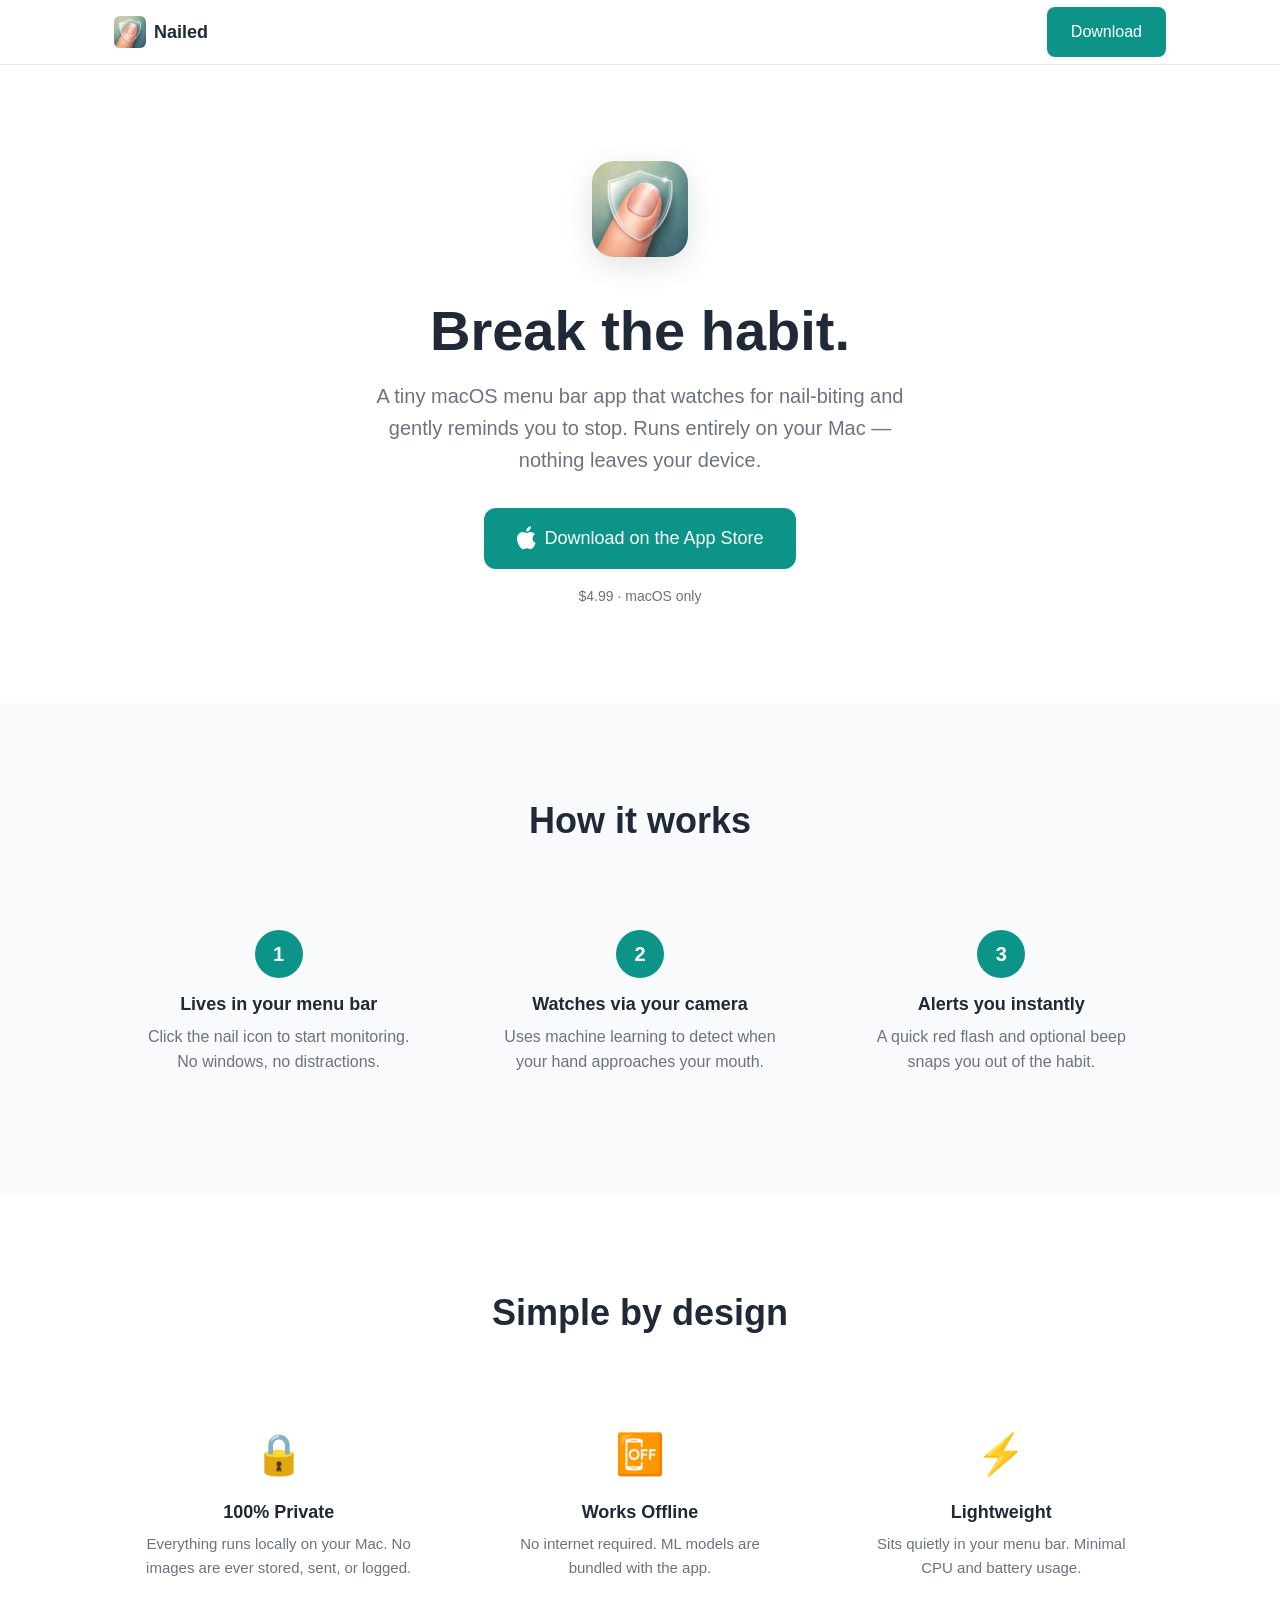
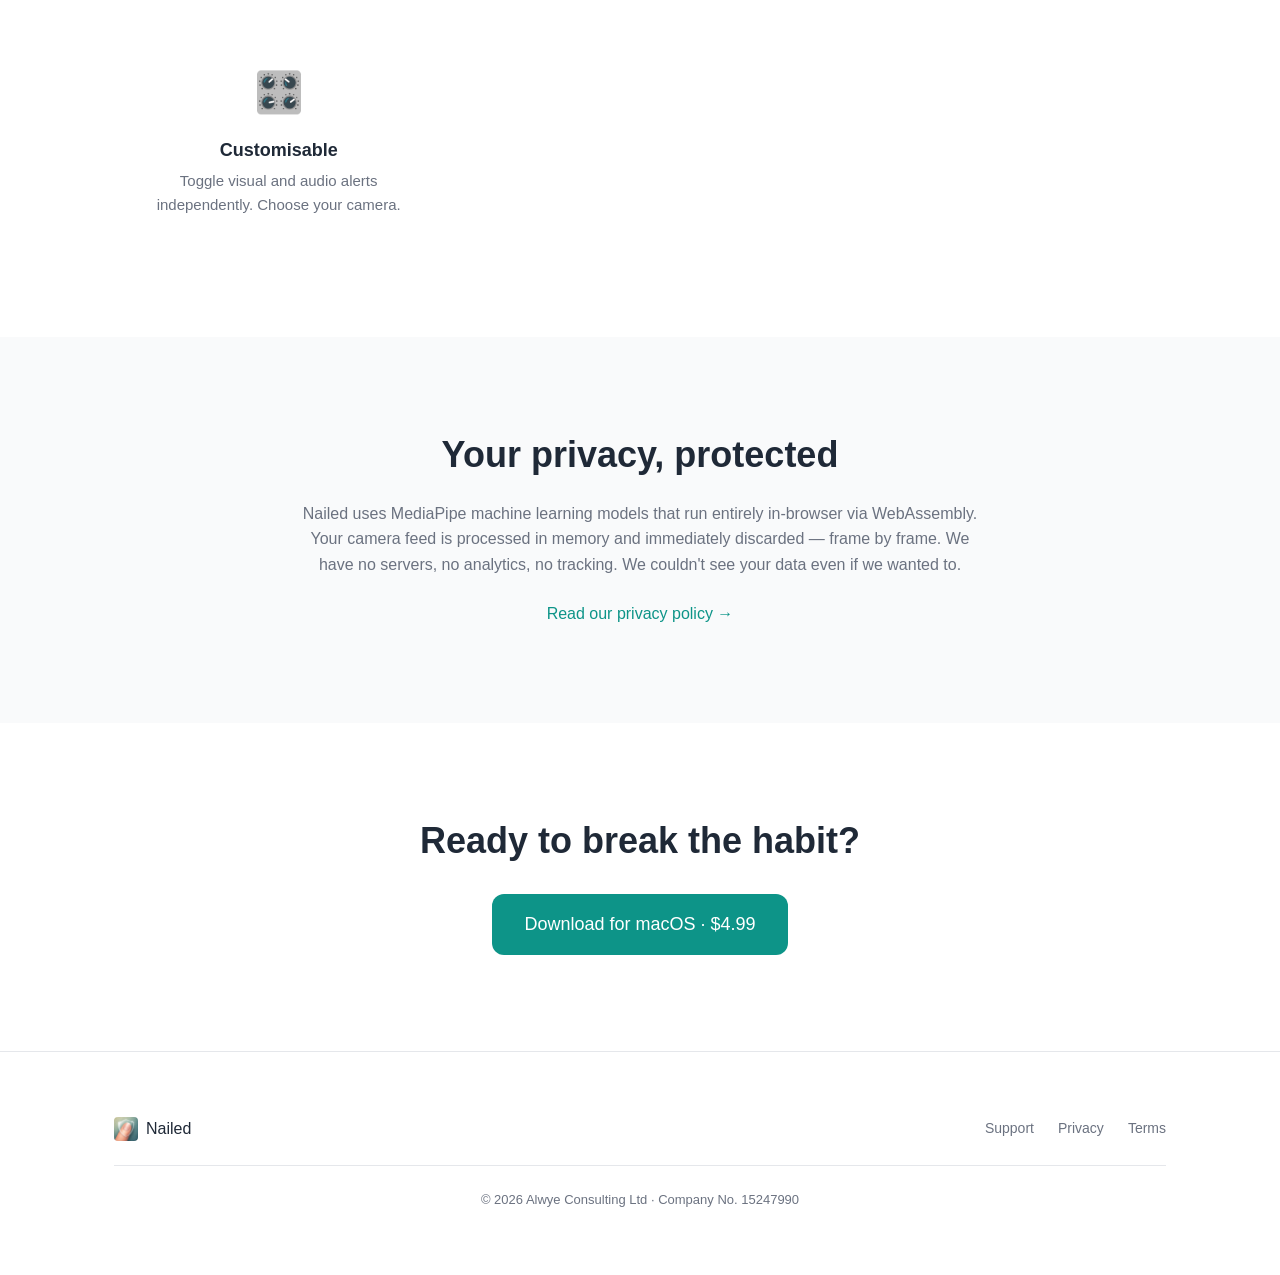
<file: index.html>
<!DOCTYPE html>
<html lang="en">
<head>
    <meta charset="UTF-8">
    <meta name="viewport" content="width=device-width, initial-scale=1.0">
    <title>Nailed — Break the Habit</title>
    <meta name="description" content="A macOS menu bar app that helps you stop biting your nails. Private, offline, and always watching out for you.">
    <link rel="icon" type="image/png" href="logo.png">
    <link rel="stylesheet" href="styles.css">
</head>
<body>
    <header>
        <nav class="container">
            <a href="/" class="logo">
                <img src="logo.png" alt="Nailed" width="32" height="32">
                <span>Nailed</span>
            </a>
            <a href="https://apps.apple.com/app/id6761733224" class="btn btn-primary">Download</a>
        </nav>
    </header>

    <main>
        <section class="hero">
            <div class="container">
                <img src="logo.png" alt="Nailed app icon" class="hero-icon">
                <h1>Break the habit.</h1>
                <p class="hero-subtitle">A tiny macOS menu bar app that watches for nail-biting and gently reminds you to stop. Runs entirely on your Mac — nothing leaves your device.</p>
                <div class="hero-cta">
                    <a href="https://apps.apple.com/app/id6761733224" class="btn btn-primary btn-large">
                        <svg width="20" height="24" viewBox="0 0 20 24" fill="currentColor" aria-hidden="true">
                            <path d="M16.52 12.46c-.03-2.85 2.33-4.22 2.44-4.29-1.33-1.94-3.4-2.21-4.14-2.24-1.76-.18-3.44 1.04-4.33 1.04-.9 0-2.28-1.01-3.75-.99-1.93.03-3.71 1.12-4.7 2.85-2.01 3.48-.51 8.63 1.44 11.46.96 1.38 2.1 2.94 3.6 2.88 1.44-.06 1.99-.93 3.74-.93 1.74 0 2.24.93 3.76.9 1.56-.03 2.54-1.41 3.49-2.8 1.1-1.6 1.55-3.15 1.58-3.23-.03-.01-3.03-1.16-3.06-4.61l-.07-.04zM13.64 3.95c.8-.97 1.34-2.31 1.19-3.65-1.15.05-2.54.77-3.37 1.73-.74.86-1.39 2.23-1.21 3.55 1.28.1 2.59-.65 3.39-1.63z"/>
                        </svg>
                        Download on the App Store
                    </a>
                    <span class="price">$4.99 · macOS only</span>
                </div>
            </div>
        </section>

        <section class="how-it-works">
            <div class="container">
                <h2>How it works</h2>
                <div class="steps">
                    <div class="step">
                        <div class="step-number">1</div>
                        <h3>Lives in your menu bar</h3>
                        <p>Click the nail icon to start monitoring. No windows, no distractions.</p>
                    </div>
                    <div class="step">
                        <div class="step-number">2</div>
                        <h3>Watches via your camera</h3>
                        <p>Uses machine learning to detect when your hand approaches your mouth.</p>
                    </div>
                    <div class="step">
                        <div class="step-number">3</div>
                        <h3>Alerts you instantly</h3>
                        <p>A quick red flash and optional beep snaps you out of the habit.</p>
                    </div>
                </div>
            </div>
        </section>

        <section class="features">
            <div class="container">
                <h2>Simple by design</h2>
                <div class="feature-grid">
                    <div class="feature">
                        <div class="feature-icon">🔒</div>
                        <h3>100% Private</h3>
                        <p>Everything runs locally on your Mac. No images are ever stored, sent, or logged.</p>
                    </div>
                    <div class="feature">
                        <div class="feature-icon">📴</div>
                        <h3>Works Offline</h3>
                        <p>No internet required. ML models are bundled with the app.</p>
                    </div>
                    <div class="feature">
                        <div class="feature-icon">⚡</div>
                        <h3>Lightweight</h3>
                        <p>Sits quietly in your menu bar. Minimal CPU and battery usage.</p>
                    </div>
                    <div class="feature">
                        <div class="feature-icon">🎛️</div>
                        <h3>Customisable</h3>
                        <p>Toggle visual and audio alerts independently. Choose your camera.</p>
                    </div>
                </div>
            </div>
        </section>

        <section class="privacy-highlight">
            <div class="container">
                <h2>Your privacy, protected</h2>
                <p>Nailed uses MediaPipe machine learning models that run entirely in-browser via WebAssembly. Your camera feed is processed in memory and immediately discarded — frame by frame. We have no servers, no analytics, no tracking. We couldn't see your data even if we wanted to.</p>
                <a href="privacy.html" class="link">Read our privacy policy →</a>
            </div>
        </section>

        <section class="cta">
            <div class="container">
                <h2>Ready to break the habit?</h2>
                <a href="https://apps.apple.com/app/id6761733224" class="btn btn-primary btn-large">
                    Download for macOS · $4.99
                </a>
            </div>
        </section>
    </main>

    <footer>
        <div class="container">
            <div class="footer-content">
                <div class="footer-brand">
                    <img src="logo.png" alt="Nailed" width="24" height="24">
                    <span>Nailed</span>
                </div>
                <div class="footer-links">
                    <a href="mailto:support@nailedapp.io">Support</a>
                    <a href="privacy.html">Privacy</a>
                    <a href="terms.html">Terms</a>
                </div>
            </div>
            <div class="footer-legal">
                <p>© 2026 Alwye Consulting Ltd · Company No. 15247990</p>
            </div>
        </div>
    </footer>
</body>
</html>
</file>
<file: styles.css>
/* ============================================
   Nailed Landing Page Styles
   ============================================ */

:root {
    --color-primary: #0D9488;
    --color-primary-dark: #0F766E;
    --color-primary-light: #14B8A6;
    --color-text: #1F2937;
    --color-text-light: #6B7280;
    --color-bg: #FFFFFF;
    --color-bg-alt: #F9FAFB;
    --color-border: #E5E7EB;
    --font-sans: -apple-system, BlinkMacSystemFont, "Segoe UI", Roboto, "Helvetica Neue", Arial, sans-serif;
    --max-width: 1100px;
    --spacing-xs: 0.5rem;
    --spacing-sm: 1rem;
    --spacing-md: 1.5rem;
    --spacing-lg: 2rem;
    --spacing-xl: 4rem;
    --spacing-2xl: 6rem;
    --radius: 8px;
    --radius-lg: 12px;
}

/* Reset & Base */
*, *::before, *::after {
    box-sizing: border-box;
}

html {
    -webkit-font-smoothing: antialiased;
    -moz-osx-font-smoothing: grayscale;
}

body {
    margin: 0;
    font-family: var(--font-sans);
    font-size: 16px;
    line-height: 1.6;
    color: var(--color-text);
    background: var(--color-bg);
}

h1, h2, h3 {
    margin: 0 0 var(--spacing-sm);
    line-height: 1.2;
    font-weight: 600;
}

h1 { font-size: clamp(2.5rem, 5vw, 3.5rem); }
h2 { font-size: clamp(1.75rem, 3vw, 2.25rem); }
h3 { font-size: 1.125rem; }

p {
    margin: 0;
}

a {
    color: var(--color-primary);
    text-decoration: none;
}

a:hover {
    text-decoration: underline;
}

img {
    max-width: 100%;
    height: auto;
}

/* Layout */
.container {
    max-width: var(--max-width);
    margin: 0 auto;
    padding: 0 var(--spacing-md);
}

/* Buttons */
.btn {
    display: inline-flex;
    align-items: center;
    gap: var(--spacing-xs);
    padding: 0.75rem 1.5rem;
    font-size: 1rem;
    font-weight: 500;
    border-radius: var(--radius);
    text-decoration: none;
    transition: all 0.2s ease;
    border: none;
    cursor: pointer;
}

.btn-primary {
    background: var(--color-primary);
    color: white;
}

.btn-primary:hover {
    background: var(--color-primary-dark);
    text-decoration: none;
}

.btn-large {
    padding: 1rem 2rem;
    font-size: 1.125rem;
    border-radius: var(--radius-lg);
}

.link {
    font-weight: 500;
}

/* Header */
header {
    position: sticky;
    top: 0;
    z-index: 100;
    background: rgba(255, 255, 255, 0.9);
    backdrop-filter: blur(10px);
    border-bottom: 1px solid var(--color-border);
}

header nav {
    display: flex;
    align-items: center;
    justify-content: space-between;
    height: 64px;
}

.logo {
    display: flex;
    align-items: center;
    gap: var(--spacing-xs);
    font-weight: 600;
    font-size: 1.125rem;
    color: var(--color-text);
}

.logo:hover {
    text-decoration: none;
}

.logo img {
    border-radius: 6px;
}

/* Hero */
.hero {
    padding: var(--spacing-2xl) 0;
    text-align: center;
}

.hero-icon {
    width: 96px;
    height: 96px;
    border-radius: 22px;
    box-shadow: 0 8px 30px rgba(0, 0, 0, 0.12);
    margin-bottom: var(--spacing-lg);
}

.hero h1 {
    margin-bottom: var(--spacing-sm);
}

.hero-subtitle {
    max-width: 560px;
    margin: 0 auto var(--spacing-lg);
    font-size: 1.25rem;
    color: var(--color-text-light);
}

.hero-cta {
    display: flex;
    flex-direction: column;
    align-items: center;
    gap: var(--spacing-sm);
}

.price {
    font-size: 0.875rem;
    color: var(--color-text-light);
}

/* How It Works */
.how-it-works {
    padding: var(--spacing-2xl) 0;
    background: var(--color-bg-alt);
}

.how-it-works h2 {
    text-align: center;
    margin-bottom: var(--spacing-xl);
}

.steps {
    display: grid;
    grid-template-columns: repeat(auto-fit, minmax(280px, 1fr));
    gap: var(--spacing-lg);
}

.step {
    text-align: center;
    padding: var(--spacing-md);
}

.step-number {
    display: inline-flex;
    align-items: center;
    justify-content: center;
    width: 48px;
    height: 48px;
    margin-bottom: var(--spacing-sm);
    background: var(--color-primary);
    color: white;
    font-size: 1.25rem;
    font-weight: 600;
    border-radius: 50%;
}

.step h3 {
    margin-bottom: var(--spacing-xs);
}

.step p {
    color: var(--color-text-light);
}

/* Features */
.features {
    padding: var(--spacing-2xl) 0;
}

.features h2 {
    text-align: center;
    margin-bottom: var(--spacing-xl);
}

.feature-grid {
    display: grid;
    grid-template-columns: repeat(auto-fit, minmax(240px, 1fr));
    gap: var(--spacing-lg);
}

.feature {
    text-align: center;
    padding: var(--spacing-md);
}

.feature-icon {
    font-size: 2.5rem;
    margin-bottom: var(--spacing-sm);
}

.feature h3 {
    margin-bottom: var(--spacing-xs);
}

.feature p {
    color: var(--color-text-light);
    font-size: 0.9375rem;
}

/* Privacy Highlight */
.privacy-highlight {
    padding: var(--spacing-2xl) 0;
    background: var(--color-bg-alt);
    text-align: center;
}

.privacy-highlight h2 {
    margin-bottom: var(--spacing-md);
}

.privacy-highlight p {
    max-width: 680px;
    margin: 0 auto var(--spacing-md);
    color: var(--color-text-light);
}

/* CTA */
.cta {
    padding: var(--spacing-2xl) 0;
    text-align: center;
}

.cta h2 {
    margin-bottom: var(--spacing-lg);
}

/* Footer */
footer {
    padding: var(--spacing-xl) 0;
    border-top: 1px solid var(--color-border);
}

.footer-content {
    display: flex;
    align-items: center;
    justify-content: space-between;
    flex-wrap: wrap;
    gap: var(--spacing-md);
    margin-bottom: var(--spacing-md);
}

.footer-brand {
    display: flex;
    align-items: center;
    gap: var(--spacing-xs);
    font-weight: 500;
}

.footer-brand img {
    border-radius: 4px;
}

.footer-links {
    display: flex;
    gap: var(--spacing-md);
}

.footer-links a {
    color: var(--color-text-light);
    font-size: 0.875rem;
}

.footer-links a:hover {
    color: var(--color-primary);
}

.footer-legal {
    text-align: center;
    padding-top: var(--spacing-md);
    border-top: 1px solid var(--color-border);
}

.footer-legal p {
    font-size: 0.8125rem;
    color: var(--color-text-light);
}

/* Responsive */
@media (max-width: 640px) {
    .hero {
        padding: var(--spacing-xl) 0;
    }


    .hero-icon {
        width: 72px;
        height: 72px;
        border-radius: 16px;
    }

    .hero-subtitle {
        font-size: 1.125rem;
    }

    .btn-large {
        padding: 0.875rem 1.5rem;
        font-size: 1rem;
    }

    .how-it-works,
    .features,
    .privacy-highlight,
    .cta {
        padding: var(--spacing-xl) 0;
    }

    .footer-content {
        flex-direction: column;
        text-align: center;
    }
}

/* Legal Pages */
.legal-page {
    padding: var(--spacing-xl) 0 var(--spacing-2xl);
}

.legal-page h1 {
    font-size: clamp(1.75rem, 3vw, 2.25rem);
    margin-bottom: var(--spacing-xs);
}

.legal-page .last-updated {
    color: var(--color-text-light);
    font-size: 0.875rem;
    margin-bottom: var(--spacing-xl);
}

.legal-page h2 {
    font-size: 1.25rem;
    margin-top: var(--spacing-lg);
    margin-bottom: var(--spacing-sm);
}

.legal-page p {
    color: var(--color-text-light);
    margin-bottom: var(--spacing-sm);
}

.legal-page ul {
    color: var(--color-text-light);
    margin: 0 0 var(--spacing-sm);
    padding-left: var(--spacing-md);
}

.legal-page li {
    margin-bottom: var(--spacing-xs);
}

.legal-page a {
    color: var(--color-primary);
}
</file>
